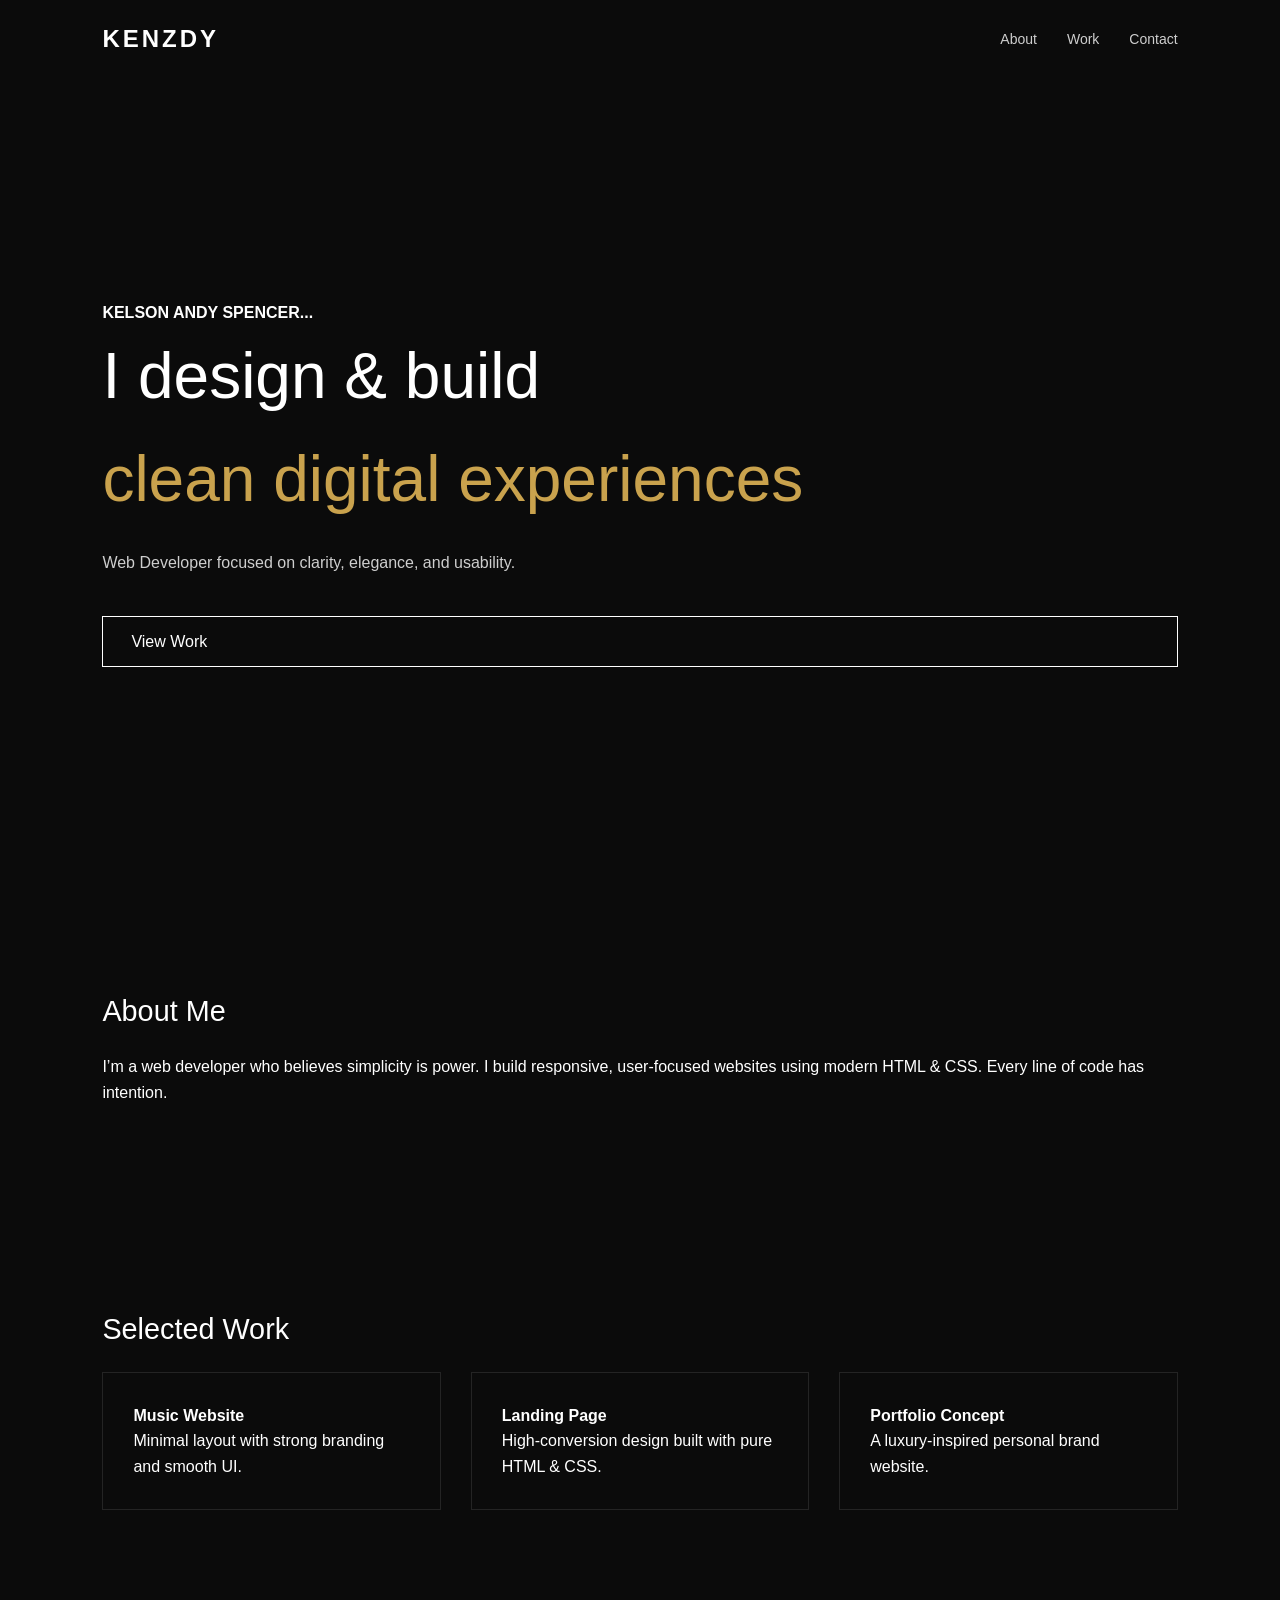
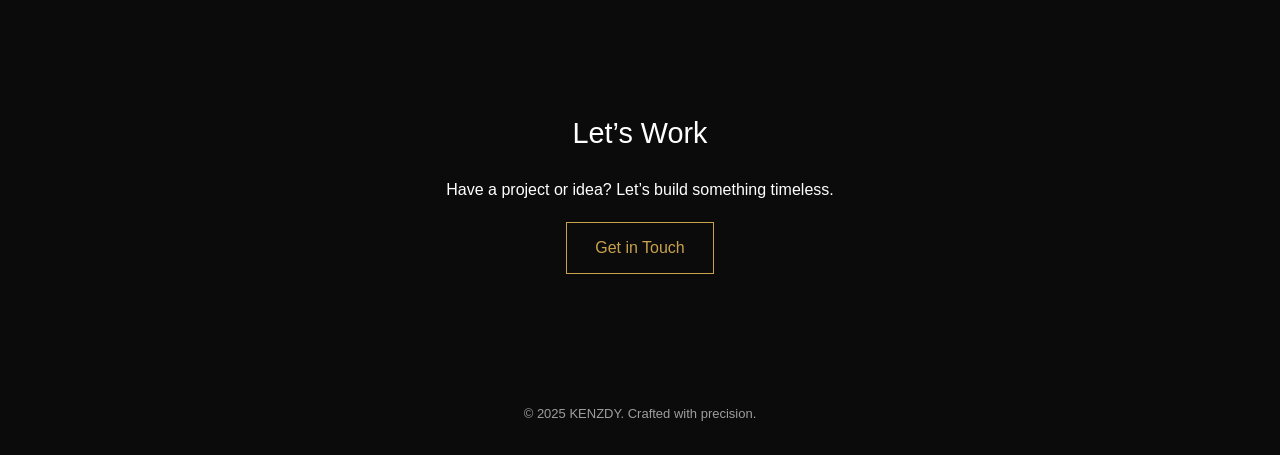
<file: index.html>
<!DOCTYPE html>
<html lang="en">

<head>
    <meta charset="UTF-8" />
    <meta name="viewport" content="width=device-width, initial-scale=1.0" />
    <title>KENZDY.LABS</title>
    <link rel="stylesheet" href="style.css">
</head>

<body>

    <!-- NAV -->
    <nav>
        <h2 class="logo">KENZDY</h2>
        <ul>
            <li><a href="#about">About</a></li>
            <li><a href="#work">Work</a></li>
            <li><a href="#contact">Contact</a></li>
        </ul>
    </nav>

    <!-- HERO -->
    <section class="hero">
        <h4>KELSON ANDY SPENCER...</h4>
        <h2>I design & build<br><span>clean digital experiences</span></h2>
        <p>Web Developer focused on clarity, elegance, and usability.</p>
        <a href="#work" class="btn">View Work</a>
    </section>

    <!-- ABOUT -->
    <section id="about" class="about">
        <h3>About Me</h3>
        <p>
            I’m a web developer who believes simplicity is power.
            I build responsive, user-focused websites using modern HTML & CSS.
            Every line of code has intention.
        </p>
    </section>

    <!-- WORK -->
    <section id="work" class="work">
        <h3>Selected Work</h3>

        <div class="projects">
            <a href="project1.html" style="text-decoration: none; color:white">
                <div class="card">
                    <h4>Music Website</h4>
                    <p>Minimal layout with strong branding and smooth UI.</p>
                </div>
            </a>

            <a href="index copy.html" style="text-decoration: none; color:white">
                <div class="card">
                    <h4>Landing Page</h4>
                    <p>High-conversion design built with pure HTML & CSS.</p>
                </div>
            </a>

            <a href="index.html" style="text-decoration: none; color:white">
                <div class="card">
                    <h4>Portfolio Concept</h4>
                    <p>A luxury-inspired personal brand website.</p>
                </div>
            </a>
        </div>
    </section>

    <!-- CONTACT -->
    <section id="contact" class="contact">
        <h3>Let’s Work</h3>
        <p>Have a project or idea? Let’s build something timeless.</p>
        <a href="mailto:kelsonspencer@gmail.com" class="btn gold">Get in Touch</a>
    </section>

    <footer>
        <p>© 2025 KENZDY. Crafted with precision.</p>
    </footer>

    <script>
        const observer = new IntersectionObserver(entries => {
            entries.forEach(entry => {
                if (entry.isIntersecting) {
                    entry.target.style.opacity = 1;
                    entry.target.style.transform = 'translateY(0)';
                }
            });
        });

        document.querySelectorAll('section').forEach(sec => {
            sec.style.opacity = 0;
            sec.style.transform = 'translateY(40px)';
            sec.style.transition = '0.8s ease';
            observer.observe(sec);
    </script>
</body>

</html>
</file>
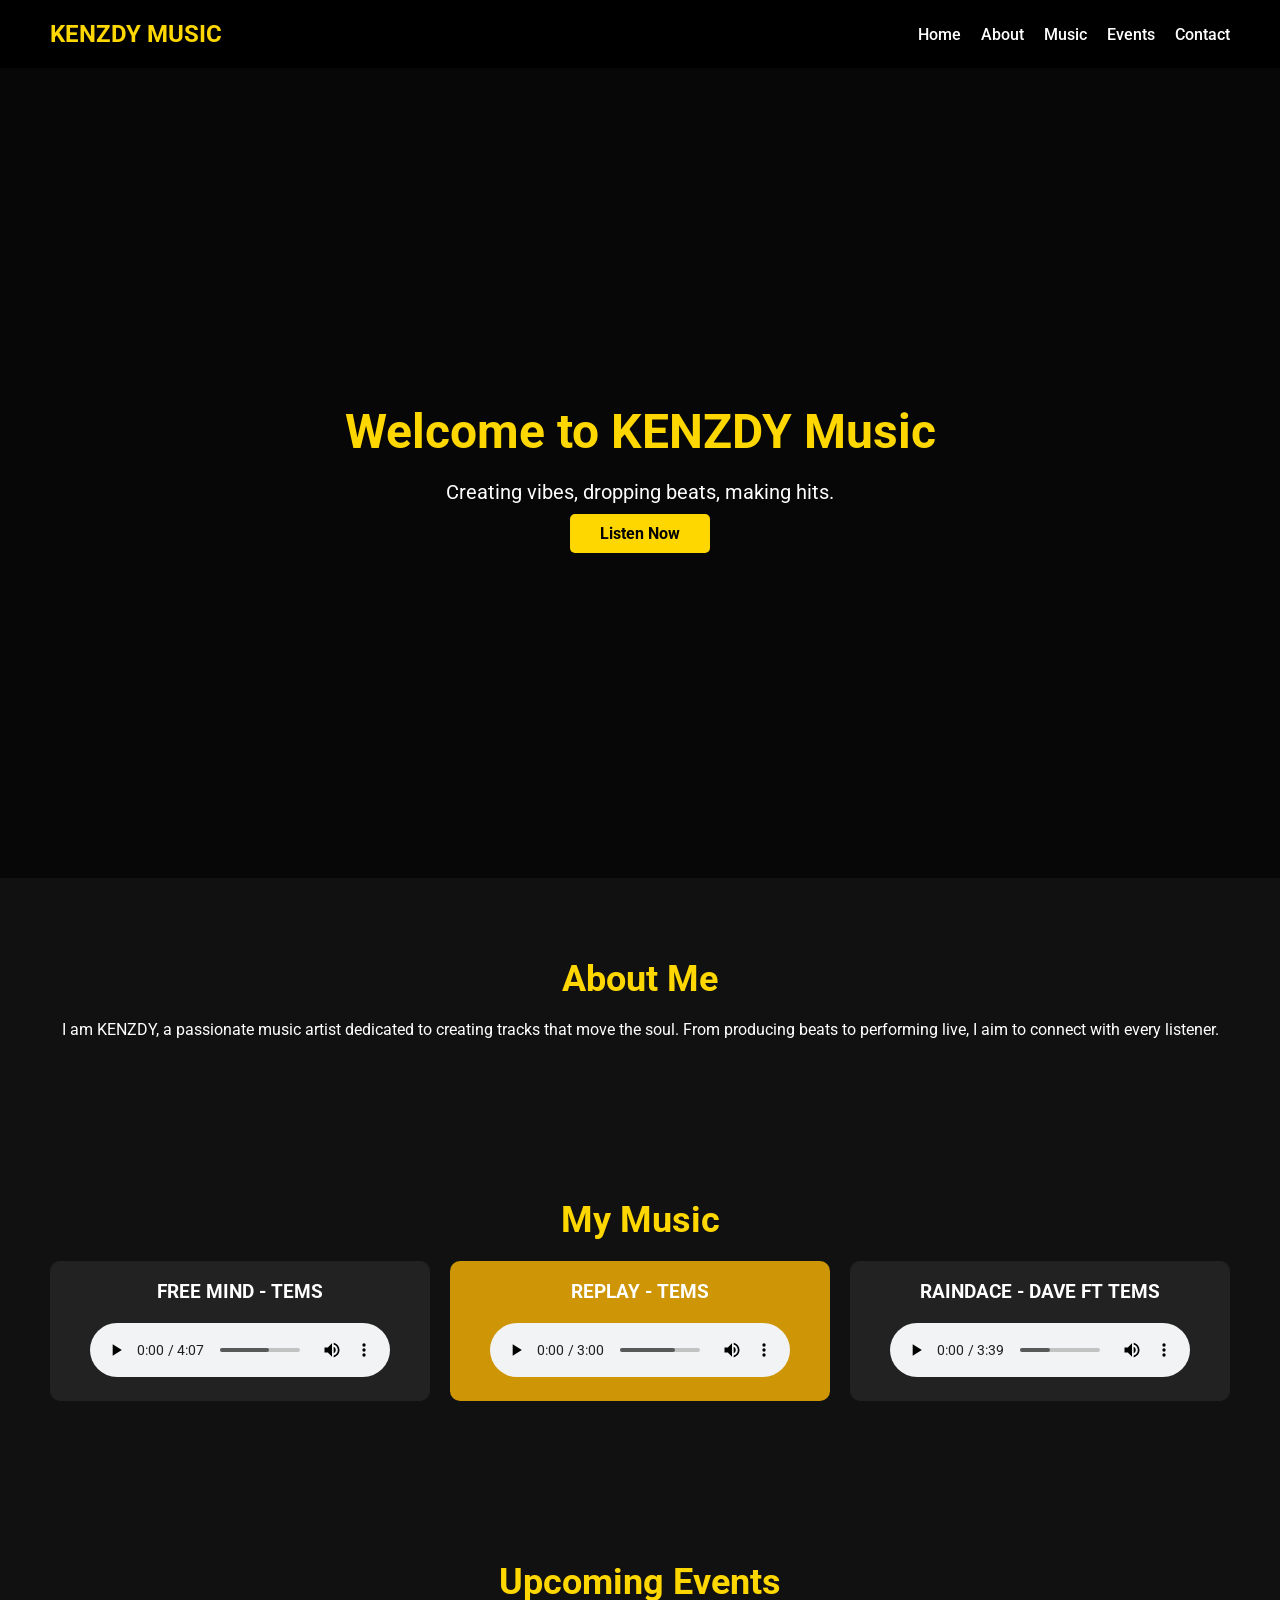
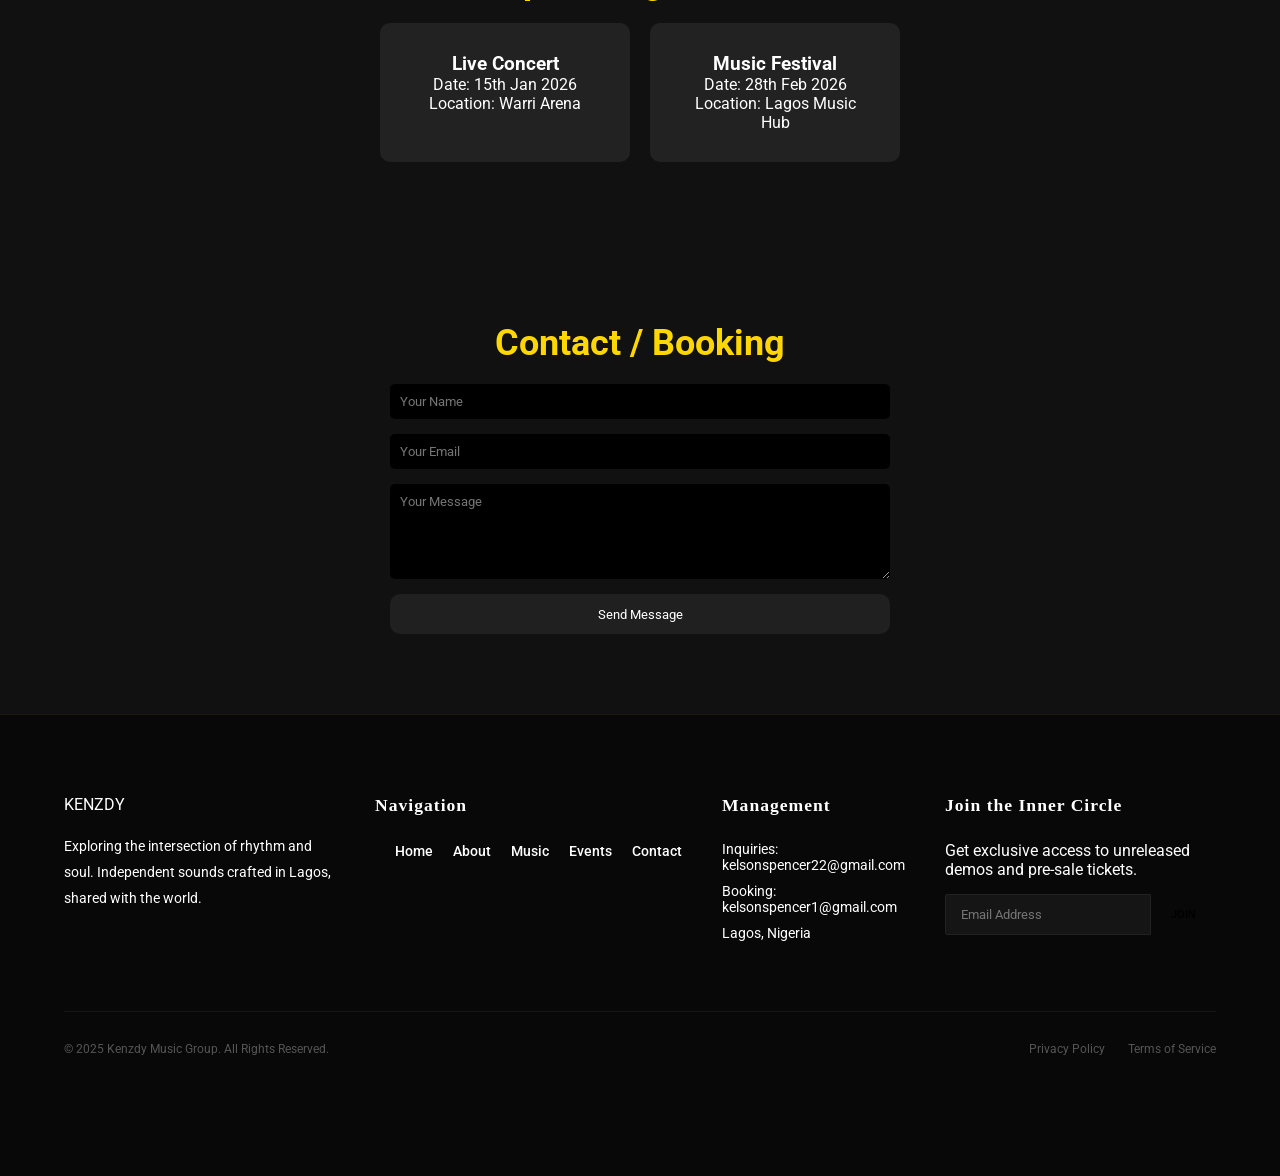
<file: project1.html>
<!DOCTYPE html>
<html lang="en">

<head>
    <meta charset="UTF-8">
    <meta name="viewport" content="width=device-width, initial-scale=1.0">
    <title>KENZDY.LABS</title>
    <link rel="stylesheet" href="project2.css">
    <link href="https://fonts.googleapis.com/css2?family=Roboto:wght@400;700&display=swap" rel="stylesheet">
</head>

<body>
    <!-- Navbar -->
    <header>
        <nav class="navbar">
            <div class="logo">KENZDY MUSIC</div>
            <ul class="nav-links">
                <li class="close-btn">&times;</li> <!-- This is the close button -->
                <li><a href="#home">Home</a></li>
                <li><a href="#about">About</a></li>
                <li><a href="#music">Music</a></li>
                <li><a href="#events">Events</a></li>
                <li><a href="#contact">Contact</a></li>
            </ul>

            <div class="burger">
                <div></div>
                <div></div>
                <div></div>
            </div>
        </nav>
    </header>

    <!-- Hero Section -->
    <section id="home" class="hero">
        <div class="hero-content">
            <h1>Welcome to KENZDY Music</h1>
            <p>Creating vibes, dropping beats, making hits.</p>
            <a href="#music" class="btn">Listen Now</a>
        </div>
    </section>

    <!-- About Section -->
    <section id="about" class="about">
        <h2>About Me</h2>
        <p>I am KENZDY, a passionate music artist dedicated to creating tracks that move the soul. From producing beats
            to performing live, I aim to connect with every listener.</p>
    </section>

    <!-- Music Section -->
    <section id="music" class="music">
        <h2>My Music</h2>
        <div class="music-grid">
            <div class="track">
                <h3 style="padding-bottom: 20px;">FREE MIND - TEMS</h3>
                <audio controls>
                    <source src="freemind.mp3" type="audio/mpeg">
                    Your browser does not support the audio element.
                </audio>
            </div>
            <div class="track" style="background-color: rgb(206, 149, 7);">
                <h3 style="padding-bottom: 20px;">REPLAY - TEMS</h3>
                <audio controls>
                    <source src="replay.mp3" type="audio/mpeg">
                </audio>
            </div>
            <div class="track" >
                <h3 style="padding-bottom: 20px;">RAINDACE - DAVE FT TEMS</h3>
                <audio controls>
                    <source src="raindance.mp3" type="audio/mpeg">
                </audio>
            </div>
        </div>
    </section>

    <!-- Events Section -->
    <section id="events" class="events">
        <h2>Upcoming Events</h2>
        <div class="event-cards">
            <div class="card">
                <h3>Live Concert</h3>
                <p>Date: 15th Jan 2026</p>
                <p>Location: Warri Arena</p>
            </div>
            <div class="card">
                <h3>Music Festival</h3>
                <p>Date: 28th Feb 2026</p>
                <p>Location: Lagos Music Hub</p>
            </div>
        </div>
    </section>

    <!-- Contact Section -->
    <section id="contact" class="contact">
        <h2>Contact / Booking</h2>
        <form action="mailto:kelsonspencer22@gmail.com" method="post" enctype="text/plain">
            <input style="color:gold; background-color: black;" type="text" placeholder="Your Name" required>
            <input style="color:gold; type="email" placeholder="Your Email" required>
            <textarea style="color:gold; background-color: black;" placeholder="Your Message" rows="5"
                required></textarea>
            <button style="border-radius: 10px; border: transparent" type="submit">Send Message</button>
        </form>
    </section>

    <!-- Footer -->

    <footer class="site-footer">
        <div class="footer-container">

            <div class="footer-brand">
                <div class="logo">KENZDY</div>
                <p class="footer-bio">
                    Exploring the intersection of rhythm and soul. Independent sounds crafted in Lagos, shared with the
                    world.
                </p>
                <div class="footer-socials">
                    <a href="#" aria-label="Spotify"><i class="fab fa-spotify"></i></a>
                    <a href="#" aria-label="Instagram"><i class="fab fa-instagram"></i></a>
                    <a href="#" aria-label="YouTube"><i class="fab fa-youtube"></i></a>
                    <a href="#" aria-label="Twitter"><i class="fab fa-x-twitter"></i></a>
                </div>
            </div>

            <div class="footer-links">
                <h4 style="font-family: cursive;">Navigation</h4>
                <ul class="nav-links">
                    <li class="close-btn">&times;</li>
                    <li><a href="#home">Home</a></li>
                    <li><a href="#about">About</a></li>
                    <li><a href="#music">Music</a></li>
                    <li><a href="#events">Events</a></li>
                    <li><a href="#contact">Contact</a></li>
                </ul>

            </div>

            <div class="footer-contact">
                <h4 style="font-family: cursive;">Management</h4>
                <p>Inquiries: <a href="mailto:mgmt@artistname.com">kelsonspencer22@gmail.com</a></p>
                <p>Booking: <a href="mailto:booking@artistname.com">kelsonspencer1@gmail.com</a></p>
                <p>Lagos, Nigeria</p>
            </div>

            <div class="footer-newsletter">
                <h4 style="font-family: cursive;">Join the Inner Circle</h4>
                <p>Get exclusive access to unreleased demos and pre-sale tickets.</p>
                <form class="footer-form" action="mailto:kelsonspencer22@gmail.com" method="post" enctype="text/plain">
                    <input type="email" placeholder="Email Address" required>
                    <button type="submit">Join</button>
                </form>
            </div>

        </div>

        <div class="footer-bottom">
            <p>&copy; 2025 Kenzdy Music Group. All Rights Reserved.</p>
            <div class="legal-links">
                <a href="#">Privacy Policy</a>
                <a href="#">Terms of Service</a>
            </div>
        </div>
    </footer>

    <script>
        // Burger menu toggle
        const burger = document.querySelector('.burger');
        const nav = document.querySelector('.nav-links');
        const closeBtn = document.querySelector('.nav-links .close-btn');
        const navLinks = document.querySelectorAll('.nav-links li a');

        // Open menu
        burger.addEventListener('click', () => {
            nav.classList.add('active');
        });

        // Close menu with close button
        closeBtn.addEventListener('click', () => {
            nav.classList.remove('active');
        });

        // Optional: Close menu when clicking any link (mobile)
        navLinks.forEach(link => {
            link.addEventListener('click', () => {
                if (nav.classList.contains('active')) {
                    nav.classList.remove('active');
                }
            });
        });

    </script>
</body>

</html>
</file>
<file: style.css>
@import url('https://fonts.googleapis.com/css2?family=Inter:wght@300;400;600&display=swap');

:root {
  --black: #0b0b0b;
  --white: #ffffff;
  --gold: #c9a24d;
}

* {
  margin: 0;
  padding: 0;
  box-sizing: border-box;
  font-family: -apple-system, BlinkMacSystemFont, "Segoe UI", Roboto, "Helvetica Neue", Arial, sans-serif;
}

body {
  background: var(--black);
  color: var(--white);
  line-height: 1.6;
  font-family: cursive;
}

/* NAV */
nav {
  display: flex;
  justify-content: space-between;
  align-items: center;
  padding: 20px 8%;
}

.logo {
  letter-spacing: 3px;
  font-weight: 600;
}

nav ul {
  display: flex;
  gap: 30px;
  list-style-type: none;
}

nav ul li{
    transition: all ease-in-out 0.2s;
}

nav ul li:active {
    transform: scale(0.9);
}
nav a {
  text-decoration: none;
  color: var(--white);
  font-size: 14px;
  opacity: 0.8;
}

nav a:hover {
  color: var(--gold);
}

/* HERO */
.hero {
  min-height: 90vh;
  display: flex;
  flex-direction: column;
  justify-content: center;
  padding: 0 8%;
}

.hero h2 {
  font-size: clamp(2.5rem, 5vw, 4rem);
  font-weight: 300;
}

.hero span {
  color: var(--gold);
}

.hero p {
  max-width: 500px;
  margin: 20px 0;
  opacity: 0.8;
}

.btn {
  display: inline-block;
  margin-top: 20px;
  padding: 12px 28px;
  border: 1px solid var(--white);
  color: var(--white);
  text-decoration: none;
  transition: 0.3s;
}

.btn:hover {
  background: var(--white);
  color: var(--black);
}

.gold {
  border-color: var(--gold);
  color: var(--gold);
}

.gold:hover {
  background: var(--gold);
  color: var(--black);
}

/* SECTIONS */
section {
  padding: 100px 8%;
}

h3 {
  font-size: 1.8rem;
  margin-bottom: 20px;
  font-weight: 400;
}

/* WORK */
.projects {
  display: grid;
  grid-template-columns: repeat(auto-fit, minmax(250px, 1fr));
  gap: 30px;
}

.card {
  border: 1px solid rgba(255,255,255,0.1);
  padding: 30px;
  transition: 0.3s;
}

.card:hover {
  border-color: var(--gold);
  transform: translateY(-8px);
}

/* CONTACT */
.contact {
  text-align: center;
}

/* FOOTER */
footer {
  padding: 30px;
  text-align: center;
  font-size: 13px;
  opacity: 0.6;
}

/* RESPONSIVE */
@media (max-width: 768px) {
  nav ul {
    display: none;
  }

  section {
    padding: 80px 6%;
  }
}
</file>
<file: project2.css>
/* Reset */
* {
  margin: 0;
  padding: 0;
  box-sizing: border-box;
  font-family: -apple-system, BlinkMacSystemFont, "Segoe UI", Roboto, "Helvetica Neue", Arial, sans-serif;
}

/* Body */
body {
  background-color: #111;
  color: #fff;
}

/* Navbar */
.navbar {
  display: flex;
  justify-content: space-between;
  align-items: center;
  padding: 20px 50px;
  background-color: #000;
  position: sticky;
  top: 0;
  z-index: 1000;
}

.navbar .logo {
  font-size: 24px;
  font-weight: 700;
  color: gold;
}

.nav-links {
  list-style: none;
  display: flex;
}

.nav-links li {
  margin-left: 20px;
}

.nav-links .close-btn {
  display: none; /* hidden on desktop */
  font-size: 2rem;
  color: gold;
  cursor: pointer;
  position: absolute;
  top: 20px;
  right: 20px;
}

/* Show close button on mobile */
@media(max-width:768px){
  .nav-links .close-btn {
    display: block;
  }
}

.nav-links a {
  color: #fff;
  text-decoration: none;
  font-weight: 500;
  transition: 0.3s;
}

.nav-links a:hover {
  color: gold;
}

/* Burger Menu */
.burger {
  display: none;
  cursor: pointer;
  flex-direction: column;
  gap: 5px;
}

.burger div {
  width: 25px;
  height: 3px;
  background-color: #fff;
}

/* Hero Section */
.hero {
  display: flex;
  align-items: center;
  justify-content: center;
  height: 90vh;
  text-align: center;
  background: linear-gradient(rgba(0,0,0,0.6), rgba(0,0,0,0.6)), url('https://source.unsplash.com/1600x900/?music') center/cover no-repeat;
}

.hero h1 {
  font-size: 48px;
  color: gold;
}

.hero p {
  font-size: 20px;
  margin: 20px 0;
}

.btn {
  padding: 10px 30px;
  background-color: gold;
  color: #000;
  text-decoration: none;
  font-weight: 700;
  border-radius: 5px;
}

/* Sections */
section {
  padding: 80px 50px;
  text-align: center;
}

h2 {
  font-size: 36px;
  margin-bottom: 20px;
  color: gold;
}

/* Music Grid */
.music-grid {
  display: grid;
  grid-template-columns: repeat(auto-fit, minmax(250px, 1fr));
  gap: 20px;
}

.track {
  background-color: #222;
  padding: 20px;
  border-radius: 10px;
}

/* Events */
.event-cards {
  display: flex;
  justify-content: center;
  gap: 20px;
  flex-wrap: wrap;
}

.card {
  background-color: #222;
  padding: 30px;
  border-radius: 10px;
  width: 250px;
  transition: 0.3s;
}

.card:hover {
  background-color: gold;
  color: #000;
}

/* Contact */
.contact form {
  display: flex;
  flex-direction: column;
  max-width: 500px;
  margin: auto;
  gap: 15px;

}

.contact input, .contact textarea {
  padding: 10px;
  border-radius: 5px;
  border: none;
  background-color: black;
  
}

.contact button{
    width: 100%;
    height: 40px;
    background-color: #202020;
    color: white;
    border: 2px solid white;
}

button
/* Footer */
footer {
  background-color: #000;
  padding: 20px;
  text-align: center;
  color: #fff;
}

/* Responsive */
@media(max-width:768px){
    *{
        font-family: -apple-system, BlinkMacSystemFont, "Segoe UI", Roboto, "Helvetica Neue", Arial, sans-serif;
    }
  .nav-links {
    position: fixed;
    right: 0;
    height: 100vh;
    top: 0;
    background-color: #000;
    flex-direction: column;
    align-items: center;
    justify-content: center;
    width: 50%;
    transform: translateX(100%);
    transition: transform 0.3s ease-in-out;
  }
  .nav-links li {
    margin: 20px 0;
  }
  .nav-links.active {
    transform: translateX(0);
  }
  .burger {
    display: flex;
  }
}


/* --- FOOTER STYLES --- */
.site-footer {
  background-color: #080808; /* Slightly darker than section backgrounds */
  padding: 80px 5% 120px; /* Extra bottom padding for the audio player */
  border-top: 1px solid rgba(212, 175, 55, 0.1);
  color: var(--text-primary);
}

.footer-container {
  display: grid;
  grid-template-columns: 2fr 1fr 1fr 2fr;
  gap: 40px;
  max-width: 1400px;
  margin: 0 auto;
}

.footer-brand .logo {
  margin-bottom: 20px;
  display: block;
}

.footer-bio {
  color: var(--text-secondary);
  font-size: 0.9rem;
  line-height: 1.8;
  margin-bottom: 25px;
  max-width: 300px;
}

.footer-socials {
  display: flex;
  gap: 20px;
}

.footer-socials a {
  color: var(--gold);
  font-size: 1.2rem;
  transition: var(--transition);
}

.footer-socials a:hover {
  color: #fff;
  transform: translateY(-3px);
}

.footer-links h4, 
.footer-contact h4, 
.footer-newsletter h4 {
  font-family: 'Playfair Display', serif;
  font-size: 1.1rem;
  margin-bottom: 25px;
  letter-spacing: 1px;
}

.footer-links ul {
  list-style: none;
}

.footer-links li {
  margin-bottom: 12px;
}

.footer-links a {
  color: var(--text-secondary);
  text-decoration: none;
  font-size: 0.85rem;
  transition: 0.3s;
}

.footer-links a:hover {
  color: var(--gold);
  padding-left: 5px;
}

.footer-contact p {
  color: var(--text-secondary);
  font-size: 0.85rem;
  margin-bottom: 10px;
}

.footer-contact a {
  color: var(--text-primary);
  text-decoration: none;
}

/* Newsletter Form */
.footer-form {
  display: flex;
  margin-top: 15px;
}

.footer-form input {
  background: #151515;
  border: 1px solid #222;
  padding: 12px 15px;
  color: white;
  width: 100%;
  border-radius: 2px 0 0 2px;
  font-family: inherit;
}

.footer-form button {
  background: var(--gold);
  border: none;
  padding: 0 20px;
  font-weight: 600;
  text-transform: uppercase;
  font-size: 0.7rem;
  cursor: pointer;
  transition: 0.3s;
  border-radius: 0 2px 2px 0;
}

.footer-form button:hover {
  background: #fff;
}

/* Bottom Bar */
.footer-bottom {
  margin-top: 60px;
  padding-top: 30px;
  border-top: 1px solid rgba(255,255,255,0.05);
  display: flex;
  justify-content: space-between;
  align-items: center;
  font-size: 0.75rem;
  color: #555;
}

.legal-links a {
  color: #555;
  text-decoration: none;
  margin-left: 20px;
}

/* Responsive Footer */
@media (max-width: 992px) {
  .footer-container {
    grid-template-columns: 1fr 1fr;
  }
}

@media (max-width: 576px) {
  .footer-container {
    grid-template-columns: 1fr;
    text-align: center;
  }
  .footer-bio { margin: 0 auto 25px; }
  .footer-socials { justify-content: center; }
  .footer-form { flex-direction: column; }
  .footer-form button { padding: 12px; border-radius: 2px; margin-top: 10px; }
  .footer-bottom { flex-direction: column; gap: 15px; }
}
</file>
